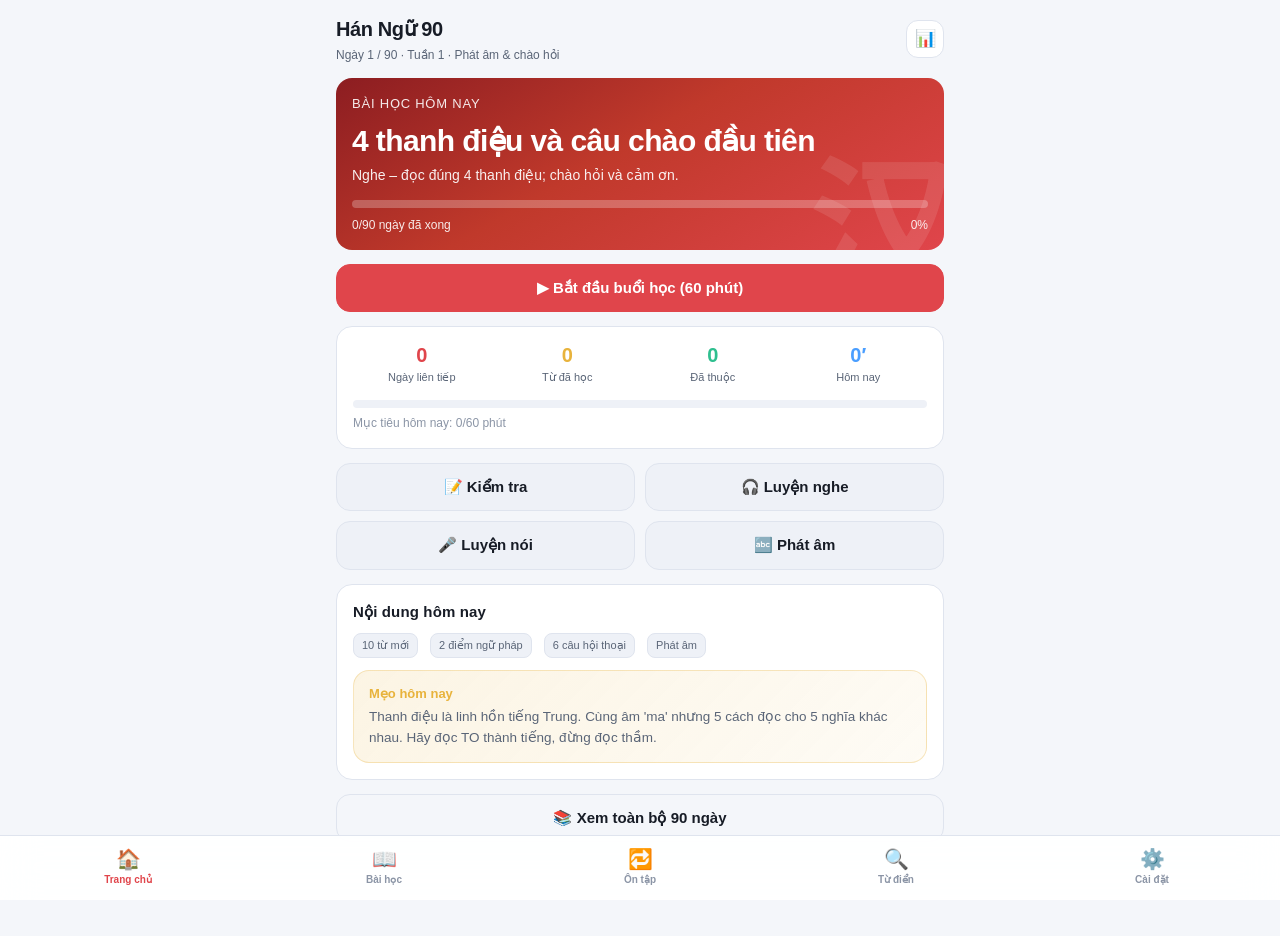
<file: index.html>
<!DOCTYPE html>
<html lang="vi" translate="no">
<head>
<meta charset="utf-8">
<meta name="viewport" content="width=device-width, initial-scale=1, maximum-scale=1, viewport-fit=cover, user-scalable=no">
<title>Hán Ngữ 90 · Học tiếng Trung từ số 0</title>
<meta name="description" content="Lộ trình 90 ngày × 60 phút học tiếng Trung giao tiếp từ con số 0 — dành cho người Việt.">
<meta name="theme-color" content="#0f1115" media="(prefers-color-scheme: dark)">
<meta name="theme-color" content="#f4f6fa" media="(prefers-color-scheme: light)">
<meta name="apple-mobile-web-app-capable" content="yes">
<meta name="mobile-web-app-capable" content="yes">
<meta name="apple-mobile-web-app-status-bar-style" content="black-translucent">
<meta name="apple-mobile-web-app-title" content="Hán Ngữ 90">
<meta name="format-detection" content="telephone=no">
<link rel="manifest" href="./manifest.webmanifest">
<link rel="apple-touch-icon" href="./icons/icon-180.png">
<link rel="icon" href="./icons/icon-180.png">
<link rel="preconnect" href="https://fonts.googleapis.com">
<link rel="preconnect" href="https://fonts.gstatic.com" crossorigin>
<link rel="stylesheet" href="https://fonts.googleapis.com/css2?family=Noto+Sans+SC:wght@400;600;700&display=swap">
<link rel="stylesheet" href="./css/style.css">
</head>
<body>

<div id="app">
  <div class="wrap" style="padding-top:80px;text-align:center;color:#9aa4b5">
    <div style="font-size:44px;font-family:'Noto Sans SC',sans-serif">汉</div>
    <p>Đang tải bài học…</p>
  </div>
</div>

<nav id="nav"></nav>

<!-- dữ liệu bài học -->
<script src="./js/data/lessons-01.js"></script>
<script src="./js/data/lessons-02.js"></script>
<script src="./js/data/lessons-03.js"></script>
<script src="./js/data/lessons-04.js"></script>
<script src="./js/data/lessons-05.js"></script>
<script src="./js/data/lessons-06.js"></script>
<script src="./js/data/lessons-07.js"></script>
<script src="./js/data/pinyin.js"></script>

<!-- lõi ứng dụng -->
<script src="./js/store.js"></script>
<script src="./js/tts.js"></script>
<script src="./js/app.js"></script>

</body>
</html>
</file>
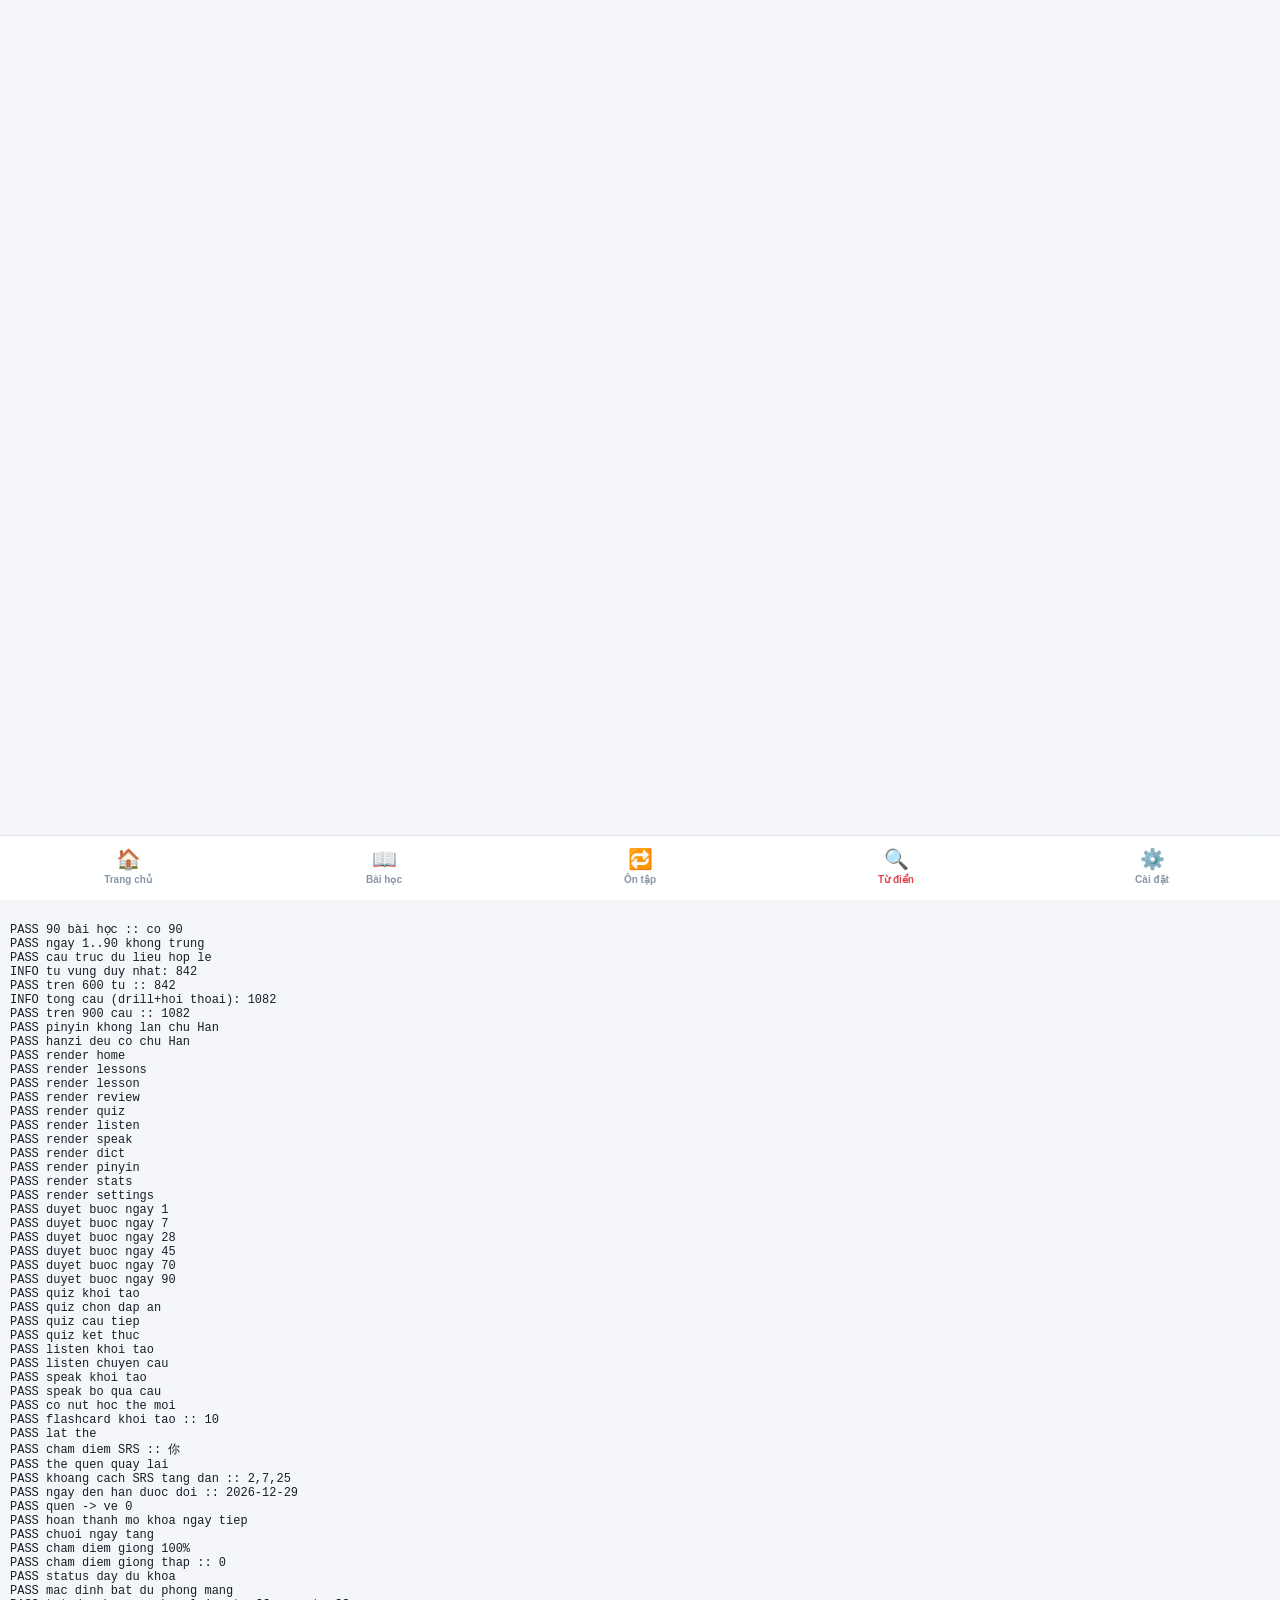
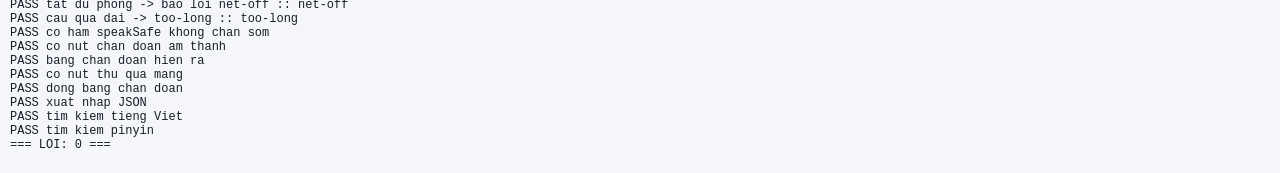
<file: _test.html>
<!DOCTYPE html>
<html lang="vi"><head><meta charset="utf-8"><title>test</title>
<link rel="stylesheet" href="./css/style.css"></head><body>
<div id="app"></div><nav id="nav"></nav>
<pre id="out" style="white-space:pre-wrap;font:12px monospace;padding:10px"></pre>

<script src="./js/data/lessons-01.js"></script>
<script src="./js/data/lessons-02.js"></script>
<script src="./js/data/lessons-03.js"></script>
<script src="./js/data/lessons-04.js"></script>
<script src="./js/data/lessons-05.js"></script>
<script src="./js/data/lessons-06.js"></script>
<script src="./js/data/lessons-07.js"></script>
<script src="./js/data/pinyin.js"></script>
<script src="./js/store.js"></script>
<script src="./js/tts.js"></script>
<script src="./js/app.js"></script>

<script>
var LOG = [], ERRS = [];
window.onerror = function (m, s, l, c) { ERRS.push("JS ERROR: " + m + " @" + l + ":" + c); };
function log(s) { LOG.push(s); }
function chk(name, cond, extra) { log((cond ? "PASS " : "FAIL ") + name + (extra ? " :: " + extra : "")); if (!cond) ERRS.push("FAIL " + name + (extra ? " :: " + extra : "")); }

setTimeout(function () {
  try {
    var L = window.LESSONS;
    chk("90 bài học", L.length === 90, "co " + L.length);
    var days = L.map(function (x) { return x.d; });
    var uniq = new Set(days);
    chk("ngay 1..90 khong trung", uniq.size === 90 && Math.min.apply(null, days) === 1 && Math.max.apply(null, days) === 90);

    var missing = [];
    L.forEach(function (x) {
      if (!x.title || !x.goal || !x.theme || !x.week) missing.push(x.d + ":meta");
      if (!x.vocab || !x.vocab.length) missing.push(x.d + ":vocab");
      if (!x.drills || !x.drills.length) missing.push(x.d + ":drills");
      (x.vocab || []).forEach(function (v) { if (v.length !== 3 || !v[0] || !v[1] || !v[2]) missing.push(x.d + ":vocabrow"); });
      if (x.dialogue) (x.dialogue.lines || []).forEach(function (ln) { if (ln.length !== 4) missing.push(x.d + ":dlgrow"); });
      (x.grammar || []).forEach(function (g) { if (!g.p || !g.e) missing.push(x.d + ":gram"); (g.ex || []).forEach(function (e) { if (e.length !== 3) missing.push(x.d + ":gramex"); }); });
      (x.drills || []).forEach(function (dr) { if (dr.length !== 3) missing.push(x.d + ":drillrow"); });
    });
    chk("cau truc du lieu hop le", missing.length === 0, missing.slice(0, 12).join(","));

    var V = Store.allVocab();
    log("INFO tu vung duy nhat: " + V.length);
    chk("tren 600 tu", V.length >= 600, String(V.length));
    var sent = Store.sentencesUpTo(90);
    log("INFO tong cau (drill+hoi thoai): " + sent.length);
    chk("tren 900 cau", sent.length >= 900, String(sent.length));

    var badPy = V.filter(function (v) { return /[一-鿿]/.test(v.py); });
    chk("pinyin khong lan chu Han", badPy.length === 0, badPy.slice(0, 5).map(function (x) { return x.hz; }).join(","));
    var badHz = V.filter(function (v) { return !/[一-鿿]/.test(v.hz); });
    chk("hanzi deu co chu Han", badHz.length <= 1, badHz.map(function (x) { return x.hz; }).join(","));

    // render tat ca man hinh
    ["home", "lessons", "lesson", "review", "quiz", "listen", "speak", "dict", "pinyin", "stats", "settings"].forEach(function (v) {
      try { App.view = v; render(); chk("render " + v, document.getElementById("app").innerHTML.length > 100); }
      catch (e) { chk("render " + v, false, e.message); }
    });

    // di het cac buoc cua mot so bai
    [1, 7, 28, 45, 70, 90].forEach(function (d) {
      try {
        App.lessonDay = d; App.step = 0; App.view = "lesson";
        for (var i = 0; i < 8; i++) { App.step = i; render(); }
        chk("duyet buoc ngay " + d, true);
      } catch (e) { chk("duyet buoc ngay " + d, false, e.message); }
    });

    // luong kiem tra
    App.view = "quiz"; App.quiz = null; render();
    document.querySelector('[data-act="quizStart"]').click();
    chk("quiz khoi tao", !!App.quiz && App.quiz.list.length === 10);
    document.querySelector('[data-act="pick"]').click();
    chk("quiz chon dap an", App.quiz.picked !== null);
    document.querySelector('[data-act="qNext"]').click();
    chk("quiz cau tiep", App.quiz.i === 1);
    for (var k = 0; k < 12; k++) { var b = document.querySelector('[data-act="pick"]'); if (b) b.click(); var n = document.querySelector('[data-act="qNext"]'); if (n) n.click(); }
    chk("quiz ket thuc", App.quiz === null);

    // luong nghe
    App.view = "listen"; App.listen = null; render();
    document.querySelector('[data-act="listenStart"]').click();
    chk("listen khoi tao", !!App.listen && App.listen.list.length === 10);
    document.querySelector('[data-act="lPick"]').click();
    document.querySelector('[data-act="lNext"]').click();
    chk("listen chuyen cau", App.listen.i === 1);

    // luong noi
    App.view = "speak"; App.speak = null; render();
    document.querySelector('[data-act="speakStart"]').click();
    chk("speak khoi tao", !!App.speak && App.speak.list.length > 0);
    document.querySelector('[data-act="sNext"]').click();
    chk("speak bo qua cau", App.speak.i === 1);

    // flashcard: hoc tu moi ngay 1
    App.view = "lesson"; App.lessonDay = 1; App.step = 2; render();
    var lb = document.querySelector('[data-act="learnNew"]');
    chk("co nut hoc the moi", !!lb);
    if (lb) {
      lb.click();
      chk("flashcard khoi tao", !!App.fc && App.fc.q.length === 10, App.fc ? String(App.fc.q.length) : "null");
      document.querySelector('[data-act="flip"]').click();
      chk("lat the", App.fc.show === true);
      var cardHz = App.fc.q[App.fc.i].hz;
      document.querySelector('[data-act="grade"][data-g="2"]').click();
      chk("cham diem SRS", !!Store.S.srs[cardHz] && Store.S.srs[cardHz].due > Store.today(), cardHz);
      document.querySelector('[data-act="flip"]').click();
      document.querySelector('[data-act="grade"][data-g="0"]').click();
      chk("the quen quay lai", App.fc.again.length === 1);
    }

    // SRS lich lap lai
    Store.grade("测试", 3); var i1 = Store.S.srs["测试"].iv;
    Store.grade("测试", 3); var i2 = Store.S.srs["测试"].iv;
    Store.grade("测试", 3); var i3 = Store.S.srs["测试"].iv;
    chk("khoang cach SRS tang dan", i1 < i2 && i2 < i3, i1 + "," + i2 + "," + i3);
    chk("ngay den han duoc doi", Store.S.srs["测试"].due > Store.today(), Store.S.srs["测试"].due);
    Store.grade("测试", 0);
    chk("quen -> ve 0", Store.S.srs["测试"].iv === 0);
    delete Store.S.srs["测试"];

    // hoan thanh bai hoc
    App.view = "lesson"; App.lessonDay = 1; App.step = 0; render();
    var d0 = Store.S.currentDay;
    Store.markDone(1, 60);
    chk("hoan thanh mo khoa ngay tiep", Store.S.currentDay === 2 && !!Store.S.completed[1]);
    chk("chuoi ngay tang", Store.S.streak.count === 1);

    // cham diem phat am
    chk("cham diem giong 100%", TTS.score("你好吗", "你好吗？") === 100);
    chk("cham diem giong thap", TTS.score("再见", "你好吗") < 40, String(TTS.score("再见", "你好吗")));

    // ---- am thanh: cac lop du phong ----
    var st = TTS.status();
    chk("status day du khoa", ["supported","voicesReady","totalVoices","zh","netAllowed","online","audioUnlocked","lastEngine"].every(function(k){return k in st;}));
    chk("mac dinh bat du phong mang", Store.S.settings.netAudio === true && Store.S.settings.audioSource === "auto");

    // tat mang + khong co giong -> phai bao loi ro rang, khong im lang
    var oldNet = Store.S.settings.netAudio;
    Store.S.settings.netAudio = false;
    Store.S.settings.audioSource = "net";
    var failCode = null;
    TTS.speak("你好", { onfail: function (c) { failCode = c; } });
    chk("tat du phong -> bao loi net-off", failCode === "net-off", String(failCode));

    // cau qua dai -> tu choi som thay vi treo
    Store.S.settings.netAudio = true;
    failCode = null;
    TTS.speak(new Array(200).join("你"), { onfail: function (c) { failCode = c; } });
    chk("cau qua dai -> too-long", failCode === "too-long", String(failCode));
    Store.S.settings.netAudio = oldNet;
    Store.S.settings.audioSource = "auto";

    // speakSafe khong duoc chan khi danh sach giong chua nap
    chk("co ham speakSafe khong chan som", typeof TTS.ready === "function" && typeof TTS.playNet === "function");

    // bang chan doan mo duoc
    App.view = "settings"; render();
    var ahBtn = document.querySelector('[data-act="audioHelp"]');
    chk("co nut chan doan am thanh", !!ahBtn);
    if (ahBtn) {
      ahBtn.click();
      var sheet = document.querySelector(".sheet");
      chk("bang chan doan hien ra", !!sheet && sheet.innerHTML.indexOf("Chẩn đoán") > -1);
      chk("co nut thu qua mang", !!document.querySelector('[data-act="tryNet"]'));
      document.querySelector('[data-act="closeSheet"]').click();
      chk("dong bang chan doan", !document.querySelector(".sheet"));
    }

    // xuat / nhap
    var j = Store.exportJSON();
    Store.importJSON(j);
    chk("xuat nhap JSON", Store.S.currentDay === 2);

    // tu dien tim kiem
    App.view = "dict"; App.dictQ = "cảm ơn"; App.dictFilter = "all"; render();
    chk("tim kiem tieng Viet", document.getElementById("dictList").innerHTML.indexOf("谢谢") > -1);
    App.dictQ = "nihao"; render();
    App.dictQ = "nǐ"; render();
    chk("tim kiem pinyin", document.getElementById("dictList").innerHTML.indexOf("你") > -1);

    Store.reset();
  } catch (e) {
    ERRS.push("EXCEPTION: " + e.message + " | " + (e.stack || "").split("\n")[1]);
  }
  log("=== LOI: " + ERRS.length + " ===");
  ERRS.forEach(function (e) { log(e); });
  document.title = "TEST_DONE errors=" + ERRS.length;
  document.getElementById("app").innerHTML = "";
  document.getElementById("out").textContent = LOG.join("\n");
}, 500);
</script>
</body></html>
</file>
<file: css/style.css>
/* ============ Hán Ngữ 90 · stylesheet ============ */
:root{
  --bg:#0f1115;
  --bg-2:#161a21;
  --card:#1b2029;
  --card-2:#222836;
  --line:#2b3240;
  --tx:#eef1f6;
  --tx-2:#9aa4b5;
  --tx-3:#6b7686;
  --accent:#e0454b;
  --accent-2:#ff6b70;
  --gold:#e8b33c;
  --jade:#2fbf8f;
  --blue:#4a9eff;
  --purple:#a97bff;
  --ok:#2fbf8f;
  --warn:#e8b33c;
  --bad:#e0454b;
  --radius:16px;
  --radius-s:10px;
  --tap:44px;
  --safe-t:env(safe-area-inset-top,0px);
  --safe-b:env(safe-area-inset-bottom,0px);
  --nav-h:64px;
  --shadow:0 6px 24px rgba(0,0,0,.35);
  --han:"Noto Sans SC","PingFang SC","Hiragino Sans GB","Microsoft YaHei",system-ui,sans-serif;
}
@media (prefers-color-scheme: light){
  :root{
    --bg:#f4f6fa; --bg-2:#ffffff; --card:#ffffff; --card-2:#eef1f7;
    --line:#dfe4ee; --tx:#171c26; --tx-2:#5a6577; --tx-3:#8b95a6;
    --shadow:0 4px 18px rgba(20,30,60,.08);
  }
}
html[data-theme="dark"]{
  --bg:#0f1115; --bg-2:#161a21; --card:#1b2029; --card-2:#222836;
  --line:#2b3240; --tx:#eef1f6; --tx-2:#9aa4b5; --tx-3:#6b7686;
  --shadow:0 6px 24px rgba(0,0,0,.35);
}
html[data-theme="light"]{
  --bg:#f4f6fa; --bg-2:#ffffff; --card:#ffffff; --card-2:#eef1f7;
  --line:#dfe4ee; --tx:#171c26; --tx-2:#5a6577; --tx-3:#8b95a6;
  --shadow:0 4px 18px rgba(20,30,60,.08);
}

*{box-sizing:border-box;-webkit-tap-highlight-color:transparent}
html,body{margin:0;padding:0}
body{
  background:var(--bg);color:var(--tx);
  font:16px/1.5 -apple-system,BlinkMacSystemFont,"SF Pro Text","Segoe UI",Roboto,sans-serif;
  -webkit-font-smoothing:antialiased;
  overscroll-behavior-y:none;
}
button,input,select,textarea{font:inherit;color:inherit}
button{background:none;border:0;cursor:pointer}
/* iOS Safari chỉ cho sự kiện click nổi bọt từ phần tử có cursor:pointer */
[data-act]{cursor:pointer}
a{color:var(--blue);text-decoration:none}
::-webkit-scrollbar{width:0;height:0}

/* ---------- layout ---------- */
#app{padding-top:calc(var(--safe-t) + 8px);padding-bottom:calc(var(--nav-h) + var(--safe-b) + 16px);min-height:100vh}
.wrap{padding:0 16px;max-width:640px;margin:0 auto}
.view{animation:fade .22s ease}
@keyframes fade{from{opacity:0;transform:translateY(6px)}to{opacity:1;transform:none}}

.topbar{display:flex;align-items:center;justify-content:space-between;gap:12px;padding:6px 0 14px}
.topbar h1{font-size:20px;margin:0;letter-spacing:-.02em}
.topbar .sub{font-size:12px;color:var(--tx-2);margin-top:2px}
.icon-btn{width:38px;height:38px;border-radius:12px;background:var(--card);display:grid;place-items:center;font-size:17px;border:1px solid var(--line)}

/* ---------- cards ---------- */
.card{background:var(--card);border:1px solid var(--line);border-radius:var(--radius);padding:16px;margin-bottom:14px}
.card.tight{padding:13px}
.card h3{margin:0 0 10px;font-size:15px;letter-spacing:.01em}
.muted{color:var(--tx-2);font-size:13px}
.tiny{font-size:12px;color:var(--tx-3)}
.center{text-align:center}
.row{display:flex;align-items:center;gap:10px}
.row.between{justify-content:space-between}
.grid2{display:grid;grid-template-columns:1fr 1fr;gap:10px}
.grid3{display:grid;grid-template-columns:repeat(3,1fr);gap:10px}
.spacer{height:8px}

/* ---------- hero / progress ---------- */
.hero{background:linear-gradient(150deg,#8c1d21 0%,#c0392b 45%,#e0454b 100%);color:#fff;border:0;position:relative;overflow:hidden}
.hero::after{content:"汉";position:absolute;right:-14px;bottom:-40px;font-family:var(--han);font-size:150px;opacity:.10;font-weight:700;line-height:1}
.hero .day{font-size:13px;opacity:.9;letter-spacing:.06em;text-transform:uppercase}
.hero .big{font-size:30px;font-weight:700;margin:4px 0 2px;letter-spacing:-.02em}
.hero .goal{font-size:14px;opacity:.92}
.bar{height:8px;background:rgba(255,255,255,.25);border-radius:99px;overflow:hidden;margin-top:14px}
.bar > i{display:block;height:100%;background:#fff;border-radius:99px;transition:width .5s ease}
.bar.dark{background:var(--card-2)}
.bar.dark > i{background:linear-gradient(90deg,var(--accent),var(--gold))}

.stat-row{display:grid;grid-template-columns:repeat(4,1fr);gap:8px;text-align:center}
.stat-row .n{font-size:20px;font-weight:700;line-height:1.2}
.stat-row .l{font-size:11px;color:var(--tx-2);margin-top:2px}

/* ---------- buttons ---------- */
.btn{
  display:flex;align-items:center;justify-content:center;gap:8px;
  min-height:var(--tap);padding:12px 16px;border-radius:14px;
  background:var(--card-2);color:var(--tx);font-weight:600;font-size:15px;
  border:1px solid var(--line);width:100%;
}
.btn:active{transform:scale(.985)}
.btn.primary{background:var(--accent);border-color:var(--accent);color:#fff}
.btn.gold{background:var(--gold);border-color:var(--gold);color:#231a00}
.btn.jade{background:var(--jade);border-color:var(--jade);color:#04231a}
.btn.ghost{background:transparent}
.btn.sm{min-height:38px;padding:8px 12px;font-size:13px;border-radius:11px;width:auto}
.btn[disabled]{opacity:.45}
.btn-row{display:flex;gap:10px}

/* ---------- nav ---------- */
nav{
  position:fixed;left:0;right:0;bottom:0;z-index:50;
  background:var(--bg-2);
  background:color-mix(in srgb,var(--bg-2) 92%,transparent);
  backdrop-filter:saturate(180%) blur(18px);-webkit-backdrop-filter:saturate(180%) blur(18px);
  border-top:1px solid var(--line);
  padding-bottom:var(--safe-b);
  display:grid;grid-template-columns:repeat(5,1fr);
}
nav button{height:var(--nav-h);display:flex;flex-direction:column;align-items:center;justify-content:center;gap:3px;color:var(--tx-3);font-size:10px;font-weight:600}
nav button .ic{font-size:20px;line-height:1}
nav button.on{color:var(--accent)}

/* ---------- chinese typography ---------- */
.han{font-family:var(--han);letter-spacing:.02em}
.hz-xl{font-size:44px;font-weight:600;line-height:1.25}
.hz-l{font-size:30px;font-weight:600;line-height:1.3}
.hz-m{font-size:22px;font-weight:600}
.py{color:var(--gold);font-size:15px;margin-top:4px}
.vi{color:var(--tx-2);font-size:14px;margin-top:4px}
.hide-py .py{display:none}

/* ---------- vocab list ---------- */
.v-item{display:flex;align-items:center;gap:12px;padding:11px 0;border-bottom:1px solid var(--line)}
.v-item:last-child{border-bottom:0}
.v-item .txt{flex:1;min-width:0}
.v-item .hz{font-family:var(--han);font-size:21px;font-weight:600}
.v-item .p{font-size:13px;color:var(--gold)}
.v-item .m{font-size:13px;color:var(--tx-2)}
.spk{width:38px;height:38px;border-radius:50%;background:var(--card-2);display:grid;place-items:center;font-size:15px;flex:none;border:1px solid var(--line)}
.spk:active{background:var(--accent);color:#fff}
.star{width:36px;min-height:40px;display:grid;place-items:center;font-size:17px;color:var(--tx-3);flex:none}
.star.on{color:var(--gold)}

/* ---------- dialogue ---------- */
.dlg{display:flex;flex-direction:column;gap:12px}
.line{display:flex;gap:9px;align-items:flex-start}
.line.right{flex-direction:row-reverse}
.avatar{width:30px;height:30px;border-radius:50%;background:var(--card-2);display:grid;place-items:center;font-size:12px;font-weight:700;color:var(--tx-2);flex:none;border:1px solid var(--line)}
.bubble{background:var(--card-2);border-radius:14px;padding:10px 13px;max-width:82%;border:1px solid var(--line)}
.line.right .bubble{background:rgba(224,69,75,.14);border-color:rgba(224,69,75,.3)}
.bubble .z{font-family:var(--han);font-size:19px;line-height:1.45}
.bubble .p{font-size:12.5px;color:var(--gold);margin-top:3px}
.bubble .v{font-size:12.5px;color:var(--tx-2);margin-top:3px}

/* ---------- grammar ---------- */
.gram{border-left:3px solid var(--accent);padding:2px 0 2px 12px;margin-bottom:16px}
.gram h4{margin:0 0 5px;font-size:15px}
.gram p{margin:0 0 9px;font-size:13.5px;color:var(--tx-2);line-height:1.55}
.ex{background:var(--card-2);border-radius:10px;padding:9px 11px;margin-bottom:7px}
.ex .z{font-family:var(--han);font-size:17px}
.ex .p{font-size:12.5px;color:var(--gold);margin-top:2px}
.ex .v{font-size:12.5px;color:var(--tx-2);margin-top:2px}

/* ---------- tip ---------- */
.tip{background:linear-gradient(135deg,rgba(232,179,60,.14),rgba(232,179,60,.05));border:1px solid rgba(232,179,60,.3);border-radius:var(--radius);padding:13px 15px;margin-bottom:14px}
.tip b{color:var(--gold);display:block;margin-bottom:4px;font-size:13px}
.tip p{margin:0;font-size:13.5px;color:var(--tx-2);line-height:1.55}

/* ---------- steps ---------- */
.steps{display:flex;gap:6px;margin-bottom:14px}
.steps i{flex:1;height:4px;border-radius:99px;background:var(--card-2)}
.steps i.done{background:var(--jade)}
.steps i.now{background:var(--accent)}
.step-head{display:flex;align-items:center;justify-content:space-between;margin-bottom:10px}
.step-head .n{font-size:12px;color:var(--tx-3);letter-spacing:.08em;text-transform:uppercase}
.chip{display:inline-flex;align-items:center;gap:5px;background:var(--card-2);border:1px solid var(--line);border-radius:99px;padding:5px 11px;font-size:12px;color:var(--tx-2)}
.chip.on{background:var(--accent);color:#fff;border-color:var(--accent)}

/* ---------- flashcard ---------- */
.fc{background:var(--card);border:1px solid var(--line);border-radius:22px;min-height:280px;display:flex;flex-direction:column;align-items:center;justify-content:center;text-align:center;padding:26px 20px;margin-bottom:14px;position:relative}
.fc .front{font-family:var(--han);font-size:60px;font-weight:600;line-height:1.2}
.fc .back{margin-top:14px}
.fc .back .p{font-size:19px;color:var(--gold)}
.fc .back .v{font-size:17px;color:var(--tx);margin-top:6px}
.fc .hint{position:absolute;bottom:14px;font-size:12px;color:var(--tx-3)}
.grade{display:grid;grid-template-columns:repeat(4,1fr);gap:7px}
.grade button{padding:12px 4px;border-radius:12px;font-size:12px;font-weight:700;border:1px solid var(--line);background:var(--card-2)}
.grade button.g0{color:#ff7a7f} .grade button.g1{color:var(--gold)}
.grade button.g2{color:var(--blue)} .grade button.g3{color:var(--jade)}

/* ---------- quiz ---------- */
.opt{width:100%;text-align:left;background:var(--card);border:1px solid var(--line);border-radius:14px;padding:14px;margin-bottom:9px;font-size:15px;min-height:var(--tap);display:flex;align-items:center;gap:10px}
.opt .k{width:22px;height:22px;border-radius:6px;background:var(--card-2);display:grid;place-items:center;font-size:11px;color:var(--tx-3);flex:none}
.opt.right{border-color:var(--jade);background:rgba(47,191,143,.12)}
.opt.wrong{border-color:var(--bad);background:rgba(224,69,75,.12)}
.q-prompt{font-family:var(--han);font-size:34px;text-align:center;padding:20px 0 6px}
.q-sub{text-align:center;color:var(--tx-2);font-size:14px;margin-bottom:18px}

/* ---------- speaking ---------- */
.mic{width:82px;height:82px;border-radius:50%;background:var(--accent);color:#fff;display:grid;place-items:center;font-size:32px;margin:8px auto;box-shadow:0 8px 26px rgba(224,69,75,.4)}
.mic.rec{animation:pulse 1.1s infinite}
@keyframes pulse{0%{box-shadow:0 0 0 0 rgba(224,69,75,.55)}70%{box-shadow:0 0 0 22px rgba(224,69,75,0)}100%{box-shadow:0 0 0 0 rgba(224,69,75,0)}}
.heard{background:var(--card-2);border-radius:12px;padding:12px;text-align:center;font-family:var(--han);font-size:20px;min-height:52px}
.score{font-size:38px;font-weight:800;text-align:center;line-height:1.1}

/* ---------- search ---------- */
.search{width:100%;background:var(--card);border:1px solid var(--line);border-radius:13px;padding:12px 14px;font-size:16px;outline:none}
.search:focus{border-color:var(--accent)}

/* ---------- misc ---------- */
.badge{display:inline-block;background:var(--card-2);border:1px solid var(--line);border-radius:8px;padding:3px 8px;font-size:11px;color:var(--tx-2);margin-right:6px}
.badge.ok{background:rgba(47,191,143,.15);border-color:rgba(47,191,143,.35);color:var(--jade)}
.badge.due{background:rgba(232,179,60,.15);border-color:rgba(232,179,60,.35);color:var(--gold)}
.day-cell{aspect-ratio:1;border-radius:9px;background:var(--card-2);display:grid;place-items:center;font-size:11px;color:var(--tx-3);border:1px solid transparent}
.day-cell.done{background:rgba(47,191,143,.2);color:var(--jade);border-color:rgba(47,191,143,.35)}
.day-cell.now{background:var(--accent);color:#fff;font-weight:700}
.day-grid{display:grid;grid-template-columns:repeat(10,1fr);gap:5px}
.toggle{width:50px;height:30px;border-radius:99px;background:var(--card-2);border:1px solid var(--line);position:relative;flex:none}
.toggle i{position:absolute;top:3px;left:3px;width:22px;height:22px;border-radius:50%;background:var(--tx-3);transition:.2s}
.toggle.on{background:var(--jade);border-color:var(--jade)}
.toggle.on i{left:23px;background:#fff}
.sel{background:var(--card-2);border:1px solid var(--line);border-radius:10px;padding:8px 10px;font-size:14px}
.empty{text-align:center;padding:36px 16px;color:var(--tx-3)}
.empty .ic{font-size:42px;margin-bottom:10px}
.toast{position:fixed;left:50%;transform:translateX(-50%);bottom:calc(var(--nav-h) + var(--safe-b) + 18px);background:var(--card-2);border:1px solid var(--line);color:var(--tx);padding:11px 18px;border-radius:99px;font-size:13.5px;z-index:99;box-shadow:var(--shadow);animation:fade .2s}
.sheet{position:fixed;inset:0;background:rgba(0,0,0,.55);z-index:80;display:flex;align-items:flex-end}
.sheet .inner{background:var(--bg-2);border-radius:22px 22px 0 0;width:100%;max-height:86vh;overflow:auto;padding:18px 16px calc(20px + var(--safe-b));animation:up .25s ease}
@keyframes up{from{transform:translateY(40px)}to{transform:none}}
.list-link{display:flex;align-items:center;justify-content:space-between;padding:14px 0;border-bottom:1px solid var(--line);font-size:15px}
.list-link:last-child{border-bottom:0}
</file>
